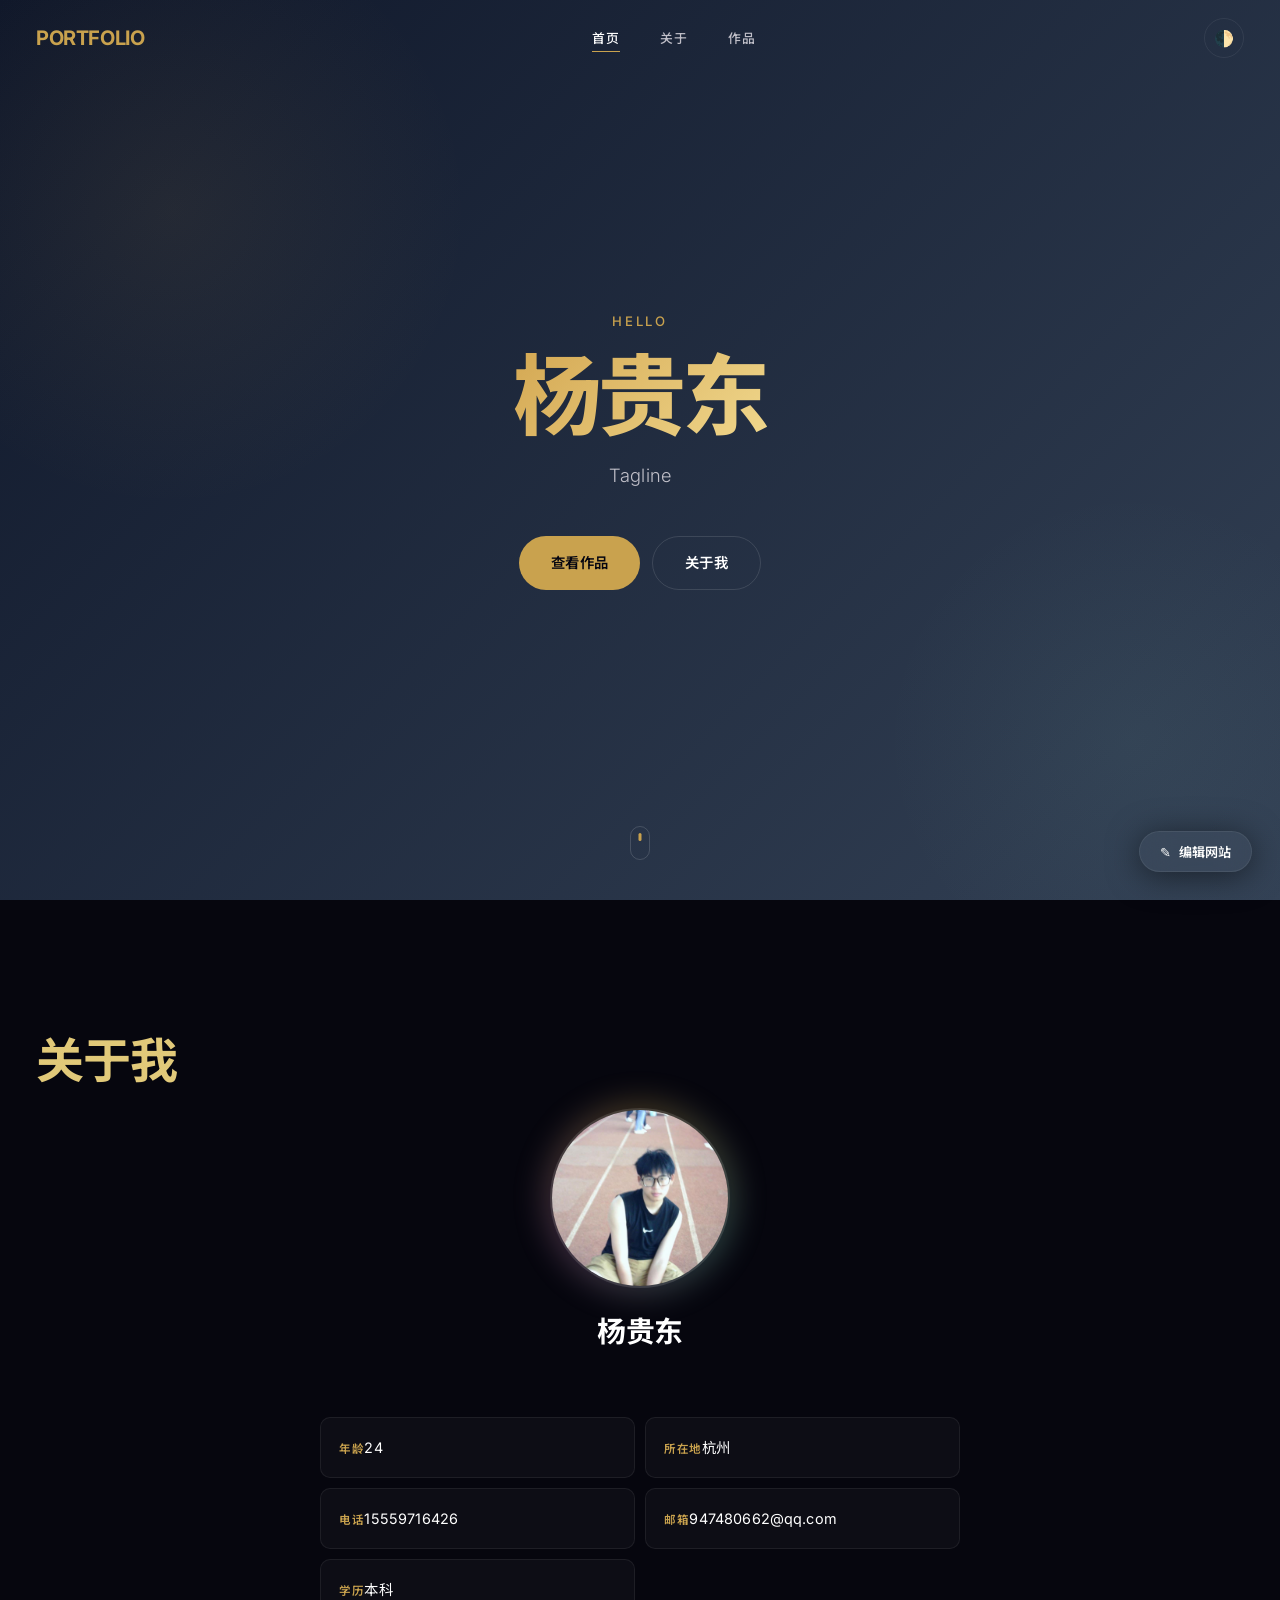
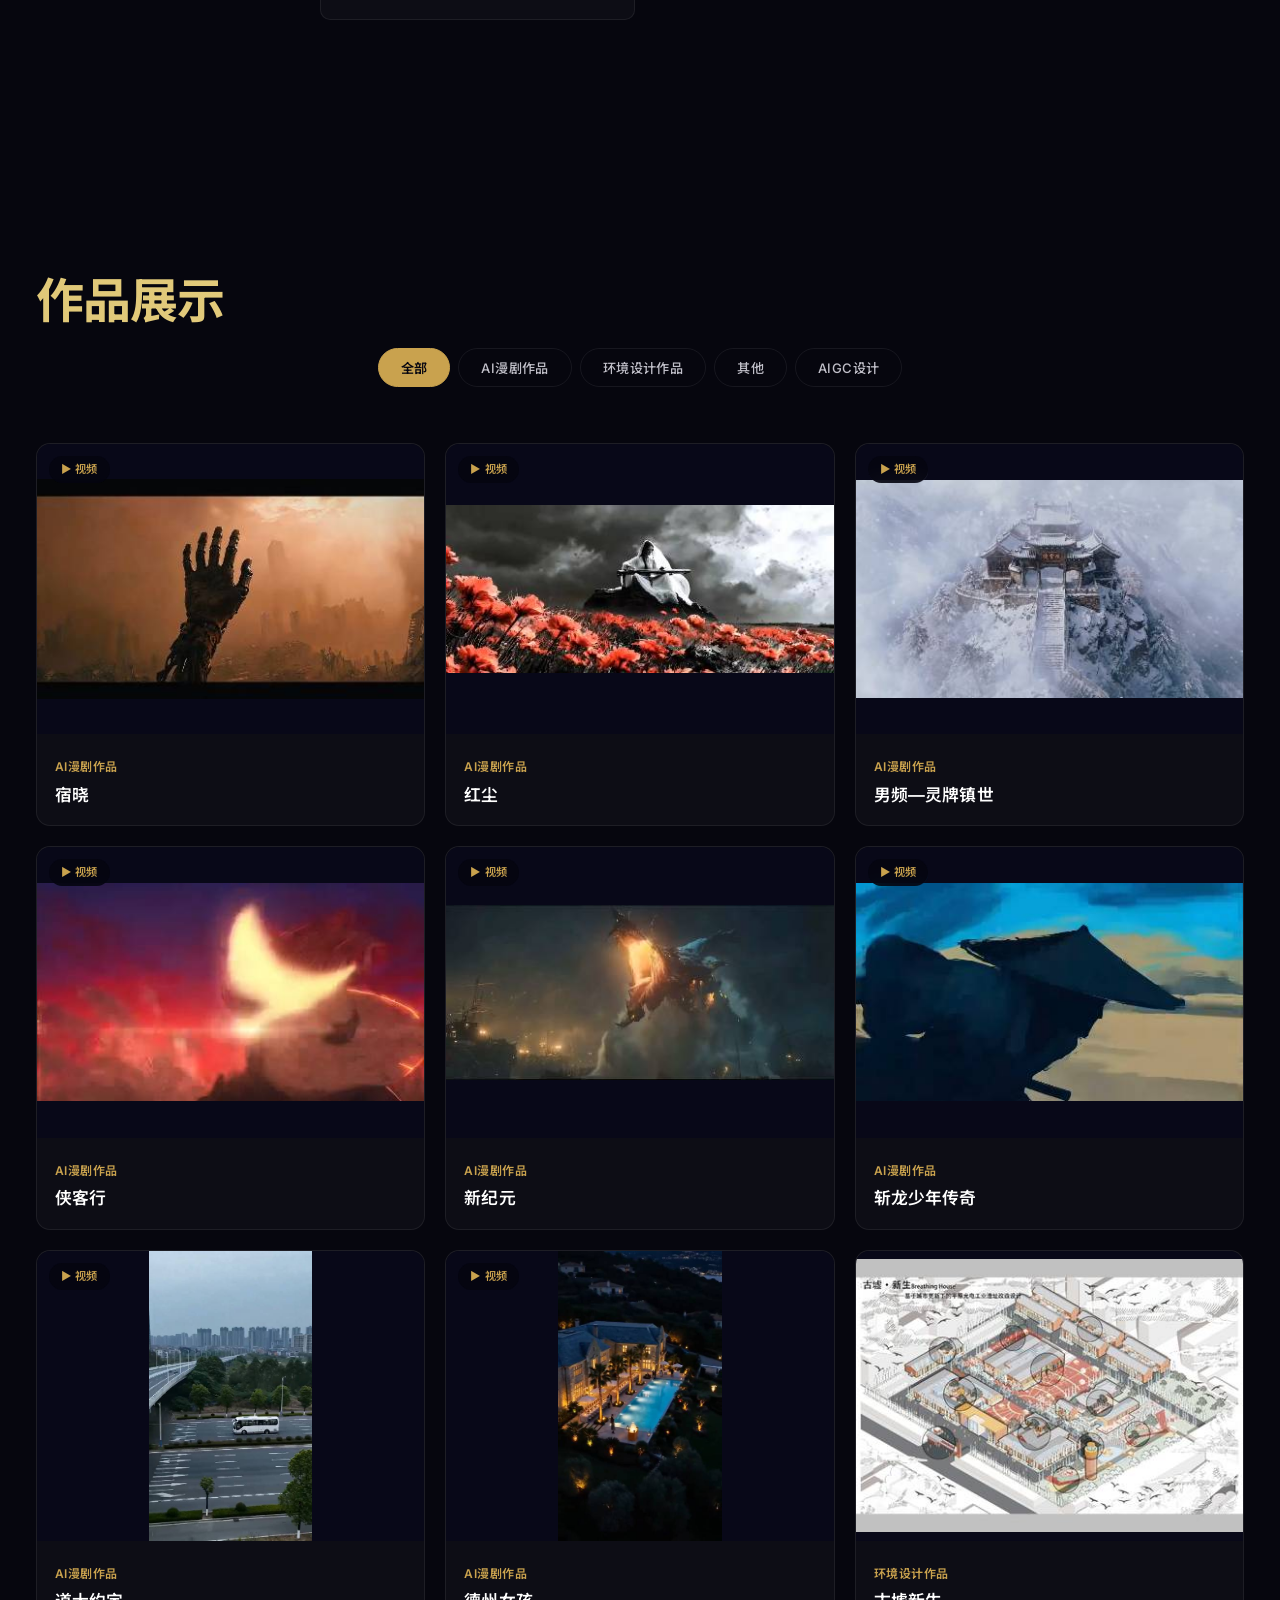
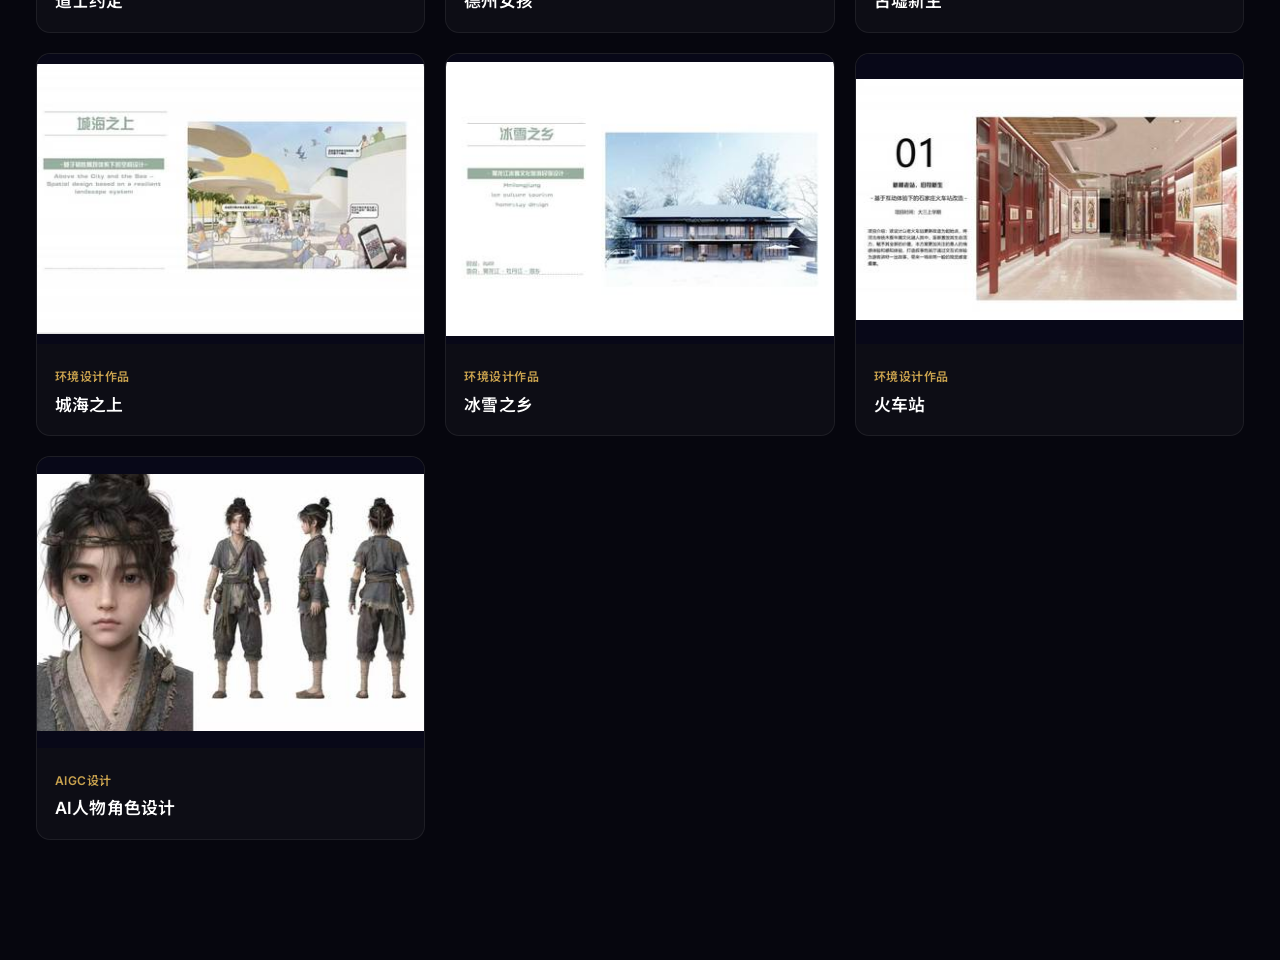
<file: index.html>
<!DOCTYPE html>
<html lang="zh-CN" data-theme="dark">
<head>
  <meta charset="UTF-8">
  <meta name="viewport" content="width=device-width, initial-scale=1.0">
  <title>作品集</title>
  <link rel="stylesheet" href="css/style.css">
</head>
<body>

  <!-- 导航栏 -->
  <nav class="navbar" id="navbar">
    <div class="nav-container">
      <a href="#home" class="nav-logo" id="navLogo">PORTFOLIO</a>
      <ul class="nav-links" id="navLinks">
        <li><a href="#home" class="active">首页</a></li>
        <li><a href="#about">关于</a></li>
        <li><a href="#works">作品</a></li>
      </ul>
      <button class="theme-btn" id="themeBtn" title="切换深色/浅色模式">🌓</button>
      <button class="nav-toggle" id="navToggle"><span></span><span></span><span></span></button>
    </div>
  </nav>

  <!-- 首页 -->
  <section class="hero" id="home">
    <div class="hero-bg">
      <div class="hero-bg-shape"></div>
      <div class="hero-bg-shape"></div>
      <div class="hero-bg-shape"></div>
    </div>
    <div class="hero-content">
      <p class="hero-greet" id="heroGreet">Hello, 我是</p>
      <h1 class="hero-name" id="heroName">张三</h1>
      <p class="hero-tagline" id="heroTagline">视觉设计师 / 插画师</p>
      <div class="hero-btns">
        <a href="#works" class="btn btn-a">查看作品</a>
        <a href="#about" class="btn btn-b">关于我</a>
      </div>
    </div>
    <div class="hero-scroll"><span></span></div>
  </section>

  <!-- 关于我 -->
  <section class="section" id="about">
    <div class="container">
      <h2 class="section-title" data-reveal>关于我</h2>
      <div class="about-grid" data-reveal>
        <div class="about-avatar-wrap"><img class="about-avatar" id="aboutAvatar" src="" alt="头像"></div>
        <div class="about-text">
          <h3 id="aboutName">张三</h3>
          <p class="tagline" id="aboutTagline">视觉设计师 / 插画师</p>
          <div class="bio" id="aboutBio"></div>
        </div>
        <div class="about-philosophy" id="aboutPhilosophy"></div>
      </div>
    </div>
  </section>

  <!-- 作品展示 -->
  <section class="section" id="works">
    <div class="container">
      <h2 class="section-title" data-reveal>作品展示</h2>
      <div class="filter-bar" id="filterBar" data-reveal></div>
      <div class="works-grid" id="worksGrid"></div>
    </div>
  </section>

  <!-- 作品详情弹窗 -->
  <div class="modal-overlay" id="modalOverlay">
    <div class="modal" id="modal"></div>
  </div>

  <!-- Toast -->
  <div class="toast-container" id="toastContainer"></div>

  <canvas id="particles"></canvas>
  <script src="js/app.js"></script>
  <script>
    // ===== 粒子动效（增强版） =====
    const pCanvas = document.getElementById('particles'), pCtx = pCanvas.getContext('2d');
    let pArr = [], pMouse = { x: -2000, y: -2000 }, pFinger = null;
    function pResize() { pCanvas.width = window.innerWidth; pCanvas.height = window.innerHeight; }
    pResize(); window.addEventListener('resize', pResize);
    const PARTICLE_COUNT = 120;
    const colors = ['#d4a853','#f0d78c','#8bcfc0','#c47eb6','#e8a87c','#7eb8da'];
    for (let i = 0; i < PARTICLE_COUNT; i++) pArr.push({ x: Math.random()*pCanvas.width, y: Math.random()*pCanvas.height, vx: (Math.random()-.5)*.4, vy: (Math.random()-.5)*.4, r: Math.random()*2+.4, o: Math.random()*.5+.15, c: colors[Math.floor(Math.random()*colors.length)] });
    document.addEventListener('mousemove', e => { pMouse.x = e.clientX; pMouse.y = e.clientY; });
    document.addEventListener('touchmove', e => { if (e.touches.length) { pFinger = { x: e.touches[0].clientX, y: e.touches[0].clientY }; pMouse.x = e.touches[0].clientX; pMouse.y = e.touches[0].clientY; } }, {passive:true});
    document.addEventListener('touchend', () => { pFinger = null; });
    function pDraw() {
      pCtx.clearRect(0, 0, pCanvas.width, pCanvas.height);
      const target = pFinger || pMouse;
      pArr.forEach(p => {
        p.x += p.vx; p.y += p.vy;
        if (p.x < 0) p.x = pCanvas.width; if (p.x > pCanvas.width) p.x = 0;
        if (p.y < 0) p.y = pCanvas.height; if (p.y > pCanvas.height) p.y = 0;
        // 绘制粒子（带发光）
        const glow = pCtx.createRadialGradient(p.x,p.y,0,p.x,p.y,p.r*4);
        glow.addColorStop(0, p.c.replace(')',',.6)').replace('rgb','rgba'));
        glow.addColorStop(1, 'transparent');
        pCtx.beginPath(); pCtx.arc(p.x, p.y, p.r*4, 0, Math.PI*2);
        pCtx.fillStyle = glow; pCtx.fill();
        pCtx.beginPath(); pCtx.arc(p.x, p.y, p.r, 0, Math.PI*2);
        pCtx.fillStyle = p.c; pCtx.fill();
        // 连线（更密更亮）
        pArr.forEach(q => {
          const d = Math.hypot(p.x-q.x, p.y-q.y);
          if (d < 160) { pCtx.beginPath(); pCtx.moveTo(p.x,p.y); pCtx.lineTo(q.x,q.y); pCtx.strokeStyle = `rgba(255,255,255,${.04*(1-d/160)})`; pCtx.lineWidth = .5; pCtx.stroke(); }
        });
        // 鼠标/手指强烈吸引
        const md = Math.hypot(p.x-target.x, p.y-target.y);
        if (md < 250) { const force = (1-md/250)*.008; p.vx += (target.x-p.x)*force; p.vy += (target.y-p.y)*force; p.vx *= .99; p.vy *= .99; }
        // 限速
        const speed = Math.hypot(p.vx, p.vy);
        if (speed > 2) { p.vx *= 2/speed; p.vy *= 2/speed; }
      });
      requestAnimationFrame(pDraw);
    }
    pDraw();
  </script>
</body>
</html>
</file>
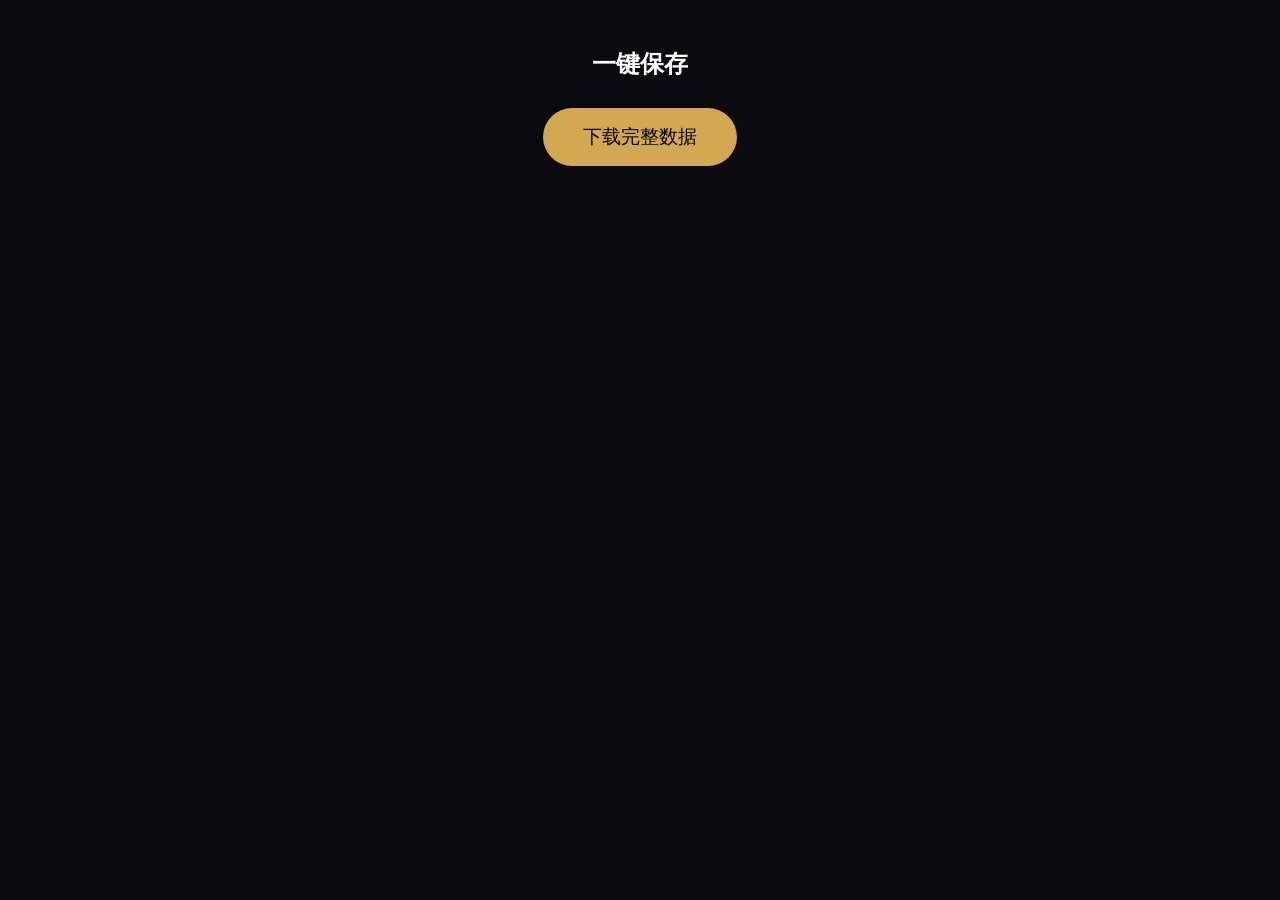
<file: save.html>
<!DOCTYPE html>
<html><head><meta charset="UTF-8"><title>Save</title>
<style>body{background:#0a0a0f;color:#fff;font-family:sans-serif;padding:20px;text-align:center}
button{padding:16px 40px;background:#d4a853;color:#000;border:none;border-radius:30px;font-size:1.2rem;cursor:pointer;margin:8px}
#info{margin:20px;color:#aaa;font-size:.9rem}</style></head>
<body>
<h2>一键保存</h2>
<div id="info"></div>
<button onclick="go()">下载完整数据</button>
<script>
async function go(){
  const info=document.getElementById('info');
  info.textContent='读取中...';
  const d=localStorage.getItem('portfolio_data');
  if(!d){info.textContent='无数据!';return}
  const data=JSON.parse(d);
  info.textContent='找到 '+data.works.length+' 个作品，下载中...';
  const blob=new Blob([d],{type:'application/json'});
  const a=document.createElement('a');
  a.href=URL.createObjectURL(blob);a.download='data.json';a.click();
  info.textContent='data.json 已下载！放到 d:/Python/portfolio/ 覆盖原文件';
}
</script>
</body></html>
</file>
<file: css/style.css>
/* ============================================================
   PORTFOLIO — Premium Design System
   ============================================================ */
@import url('https://fonts.googleapis.com/css2?family=Inter:wght@300;400;500;600;700;800&family=Noto+Sans+SC:wght@300;400;500;700&display=swap');

:root {
  --bg: #06060e;
  --bg2: #0e0e1a;
  --surface: rgba(255,255,255,.03);
  --surface2: rgba(255,255,255,.06);
  --text: #ffffff;
  --text2: #c0bfc8;
  --text3: #787882;
  --accent: #c9a24e;
  --accent2: #7ec8b8;
  --accent3: #c080b0;
  --border: rgba(255,255,255,.07);
  --border2: rgba(255,255,255,.12);
  --radius: 14px;
  --radius-sm: 10px;
  --nav-h: 76px;
  --max-w: 1280px;
  --font: 'Inter', 'Noto Sans SC', system-ui, sans-serif;
  --shadow: 0 2px 16px rgba(0,0,0,.3);
  --shadow-lg: 0 4px 32px rgba(0,0,0,.5);
}

*, *::before, *::after { box-sizing: border-box; margin: 0; padding: 0; }
html { scroll-behavior: smooth; }
body { font-family: var(--font); font-size: 16px; line-height: 1.7; color: var(--text); background: var(--bg); overflow-x: hidden; -webkit-font-smoothing: antialiased; letter-spacing: .01em; }
a { color: inherit; text-decoration: none; }
img { max-width: 100%; display: block; }

.container { width: 100%; max-width: var(--max-w); margin: 0 auto; padding: 0 36px; }
@media (max-width: 767px) { .container { padding: 0 20px; } }
.section, .hero, .navbar, .footer { position: relative; z-index: 2; }
.section { padding: 120px 0; }
@media (max-width: 767px) { .section { padding: 72px 0; } }
.section-title { font-size: clamp(2rem, 4.5vw, 3rem); font-weight: 700; letter-spacing: -.02em; margin-bottom: 6px; background: linear-gradient(135deg, #e0c878, #f0d78c, #8bcfc0); background-size: 300% 300%; -webkit-background-clip: text; -webkit-text-fill-color: transparent; background-clip: text; animation: gradientShift 8s ease infinite; }
.section-subtitle { font-size: 1rem; color: var(--text2); font-weight: 400; }

/* ===== Particle Canvas ===== */
#particles { position: fixed; inset: 0; z-index: 1; pointer-events: none; opacity: .15; }

/* ===== Nav ===== */
.navbar { position: fixed; top: 0; left: 0; right: 0; z-index: 100; height: var(--nav-h); display: flex; align-items: center; transition: all .5s cubic-bezier(.4,0,.2,1); }
.navbar.scrolled { background: rgba(5,5,16,.88); backdrop-filter: blur(24px); -webkit-backdrop-filter: blur(24px); border-bottom: 1px solid var(--border); }
.nav-container { width: 100%; max-width: var(--max-w); margin: 0 auto; padding: 0 36px; display: flex; align-items: center; justify-content: space-between; }
.nav-logo { font-size: 1.25rem; font-weight: 700; letter-spacing: -.02em; color: var(--accent); }
.nav-links { display: flex; list-style: none; gap: 40px; align-items: center; }
.nav-links a { font-size: .8rem; font-weight: 500; color: var(--text2); letter-spacing: .08em; text-transform: uppercase; position: relative; padding: 6px 0; transition: color .3s; }
.nav-links a::after { content: ''; position: absolute; bottom: 0; left: 0; width: 0; height: 1px; background: var(--accent); transition: width .4s cubic-bezier(.4,0,.2,1); }
.nav-links a:hover, .nav-links a.active { color: var(--text); }
.nav-links a:hover::after, .nav-links a.active::after { width: 100%; }

.theme-btn { width: 40px; height: 40px; border: 1px solid var(--border); border-radius: 50%; background: transparent; cursor: pointer; font-size: 1rem; display: flex; align-items: center; justify-content: center; transition: all .3s; }
.theme-btn:hover { border-color: var(--accent); background: rgba(212,168,83,.06); }

.nav-toggle { display: none; flex-direction: column; gap: 5px; background: none; border: none; cursor: pointer; z-index: 101; }
.nav-toggle span { width: 22px; height: 1.5px; background: var(--text); transition: .3s; }
.nav-toggle.open span:nth-child(1) { transform: rotate(45deg) translate(5px,5px); }
.nav-toggle.open span:nth-child(2) { opacity: 0; }
.nav-toggle.open span:nth-child(3) { transform: rotate(-45deg) translate(5px,-5px); }

@media (max-width: 767px) {
  .nav-links { position: fixed; inset: 0; background: rgba(5,5,16,.98); backdrop-filter: blur(30px); flex-direction: column; justify-content: center; gap: 32px; opacity: 0; pointer-events: none; transition: opacity .4s; }
  .nav-links.open { opacity: 1; pointer-events: auto; }
  .nav-links a { font-size: 1.2rem; }
  .nav-toggle { display: flex; }
}

/* ===== Hero ===== */
.hero { min-height: 100vh; display: flex; align-items: center; justify-content: center; position: relative; overflow: hidden; }
.hero::before { content: ''; position: absolute; width: 600px; height: 600px; border-radius: 50%; background: radial-gradient(circle, rgba(212,168,83,.08) 0%, transparent 70%); top: -10%; left: -10%; animation: orbFloat 15s ease-in-out infinite; }
.hero::after { content: ''; position: absolute; width: 500px; height: 500px; border-radius: 50%; background: radial-gradient(circle, rgba(139,207,192,.06) 0%, transparent 70%); bottom: -10%; right: -8%; animation: orbFloat 18s ease-in-out infinite reverse; }
@keyframes orbFloat { 0%,100% { transform: translate(0,0); } 33% { transform: translate(40px,-30px); } 66% { transform: translate(-20px,20px); } }
.hero-bg { position: absolute; inset: 0; }
.hero-bg-shape { display: none; }
.hero-content { position: relative; z-index: 2; text-align: center; max-width: 750px; padding: 32px; }
.hero-greet { font-size: .82rem; font-weight: 500; letter-spacing: .2em; text-transform: uppercase; color: var(--accent); margin-bottom: 20px; animation: fadeUp .8s ease both; }
.hero-name { font-size: clamp(3rem, 8vw, 5.5rem); font-weight: 800; letter-spacing: -.04em; line-height: 1; margin-bottom: 20px; animation: fadeUp .8s .1s ease both; background: linear-gradient(135deg, #d4a853, #f0d78c, #8bcfc0, #c47eb6, #d4a853); background-size: 400% 400%; -webkit-background-clip: text; -webkit-text-fill-color: transparent; background-clip: text; animation: fadeUp .8s .1s ease both, gradientShift 6s ease infinite; }
@keyframes gradientShift { 0%,100% { background-position: 0% 50%; } 50% { background-position: 100% 50%; } }
.hero-tagline { font-size: 1.15rem; color: var(--text2); font-weight: 300; max-width: 460px; margin: 0 auto 44px; animation: fadeUp .8s .2s ease both; }
.hero-btns { display: flex; gap: 12px; justify-content: center; animation: fadeUp .8s .3s ease both; }
.hero .btn { display: inline-flex; align-items: center; gap: 8px; padding: 14px 32px; border-radius: 60px; font-weight: 600; font-size: .9rem; transition: all .35s; letter-spacing: .02em; }
.hero .btn-a { background: var(--accent); color: #050510; }
.hero .btn-a:hover { transform: translateY(-2px); box-shadow: 0 6px 24px rgba(212,168,83,.3); }
.hero .btn-b { border: 1px solid var(--border2); color: var(--text); }
.hero .btn-b:hover { border-color: var(--accent); background: rgba(212,168,83,.05); }
.hero-scroll { position: absolute; bottom: 40px; left: 50%; transform: translateX(-50%); z-index: 2; }
.hero-scroll span { display: block; width: 20px; height: 34px; border: 1.5px solid rgba(255,255,255,.15); border-radius: 10px; position: relative; }
.hero-scroll span::after { content: ''; position: absolute; top: 6px; left: 50%; transform: translateX(-50%); width: 3px; height: 8px; background: var(--accent); border-radius: 2px; animation: scrollDot 1.6s ease infinite; }

@keyframes fadeUp { from { opacity: 0; transform: translateY(28px); } to { opacity: 1; transform: translateY(0); } }
@keyframes scrollDot { 0% { top: 6px; opacity: 1; } 100% { top: 20px; opacity: 0; } }

/* ===== Filter ===== */
.filter-bar { display: flex; gap: 8px; flex-wrap: wrap; justify-content: center; margin-bottom: 56px; }
.filter-btn { padding: 9px 22px; border: 1px solid var(--border); border-radius: 60px; background: transparent; color: var(--text2); font-size: .82rem; font-weight: 500; cursor: pointer; transition: all .3s; font-family: var(--font); letter-spacing: .03em; }
.filter-btn:hover { border-color: var(--accent); color: var(--accent); }
.filter-btn.active { background: var(--accent); color: #050510; border-color: var(--accent); font-weight: 600; }

/* ===== Works Grid ===== */
.works-grid { display: grid; grid-template-columns: 1fr; gap: 20px; }
@media (min-width: 640px) { .works-grid { grid-template-columns: repeat(2, 1fr); } }
@media (min-width: 1024px) { .works-grid { grid-template-columns: repeat(3, 1fr); } }

.work-card { position: relative; border-radius: var(--radius); overflow: hidden; background: var(--surface); border: 1px solid var(--border); cursor: pointer; transition: all .45s cubic-bezier(.25,.1,.25,1); }
.work-card:hover { border-color: var(--accent); transform: translateY(-6px); box-shadow: 0 8px 32px rgba(0,0,0,.4); }
.work-card-img-wrap { overflow: hidden; position: relative; }
.work-card-img { width: 100%; aspect-ratio: 4/3; object-fit: contain; background: #080818; transition: transform .7s cubic-bezier(.25,.1,.25,1); }
.work-card:hover .work-card-img { transform: scale(1.04); }
.work-card-img-wrap::after { content: ''; position: absolute; inset: 0; background: linear-gradient(to top, rgba(5,5,16,.7) 0%, transparent 45%); opacity: 0; transition: opacity .4s; }
.work-card:hover .work-card-img-wrap::after { opacity: 1; }
.work-card-body { padding: 18px; position: relative; z-index: 1; }
.work-card-cat { display: inline-block; font-size: .75rem; font-weight: 600; color: var(--accent); margin-bottom: 6px; letter-spacing: .04em; }
.work-card-title { font-size: 1.05rem; font-weight: 600; color: var(--text); line-height: 1.4; }
.work-card-badge { position: absolute; top: 12px; left: 12px; z-index: 3; background: rgba(5,5,16,.85); color: var(--accent); border-radius: 20px; padding: 4px 12px; font-size: .7rem; font-weight: 600; backdrop-filter: blur(8px); }

/* ===== Detail Modal ===== */
.modal-overlay { position: fixed; inset: 0; z-index: 200; background: rgba(3,3,10,.96); backdrop-filter: blur(4px); display: flex; align-items: center; justify-content: center; opacity: 0; pointer-events: none; transition: opacity .4s; }
.modal-overlay.open { opacity: 1; pointer-events: auto; }
.modal { width: 100%; height: 100vh; overflow-y: auto; position: relative; padding: 68px 0 90px; }
.modal-close { position: fixed; top: 24px; right: 24px; width: 46px; height: 46px; border-radius: 50%; border: 1px solid var(--border2); background: rgba(5,5,16,.6); font-size: 1.3rem; cursor: pointer; z-index: 10; color: var(--text); display: flex; align-items: center; justify-content: center; backdrop-filter: blur(16px); transition: all .3s; }
.modal-close:hover { border-color: var(--accent); color: var(--accent); }
.modal-scroll { display: flex; flex-direction: column; align-items: center; gap: 20px; padding: 0 40px; }
.modal-scroll img { max-width: 85vw; max-height: 80vh; width: auto; border-radius: var(--radius); box-shadow: 0 4px 40px rgba(0,0,0,.4); object-fit: contain; cursor: zoom-in; }
.modal-scroll video { max-width: 85vw; max-height: 80vh; border-radius: var(--radius); box-shadow: 0 4px 40px rgba(0,0,0,.5); outline: none; }
.modal-body { text-align: center; padding: 28px 40px 0; color: var(--text); }
.modal-body h2 { font-size: 1.8rem; font-weight: 700; margin-bottom: 6px; letter-spacing: -.02em; }
.modal-body .meta { font-size: .85rem; color: var(--text3); display: flex; gap: 20px; flex-wrap: wrap; justify-content: center; margin-top: 8px; }

@media (max-width: 767px) {
  .modal-scroll { padding: 0 12px; gap: 14px; }
  .modal-scroll img, .modal-scroll video { max-width: 96vw; max-height: 75vh; }
  .modal-body h2 { font-size: 1.4rem; }
}

/* ===== About ===== */
.about-grid { display: flex; flex-direction: column; align-items: center; text-align: center; gap: 20px; max-width: 640px; margin: 0 auto; }
.about-avatar-wrap { position: relative; display: inline-block; }
.about-avatar { width: 180px; height: 180px; border-radius: 50%; object-fit: cover; border: 2px solid var(--border2); }
.about-avatar-wrap::after { content: ''; position: absolute; inset: -6px; border-radius: 50%; background: conic-gradient(var(--accent), var(--accent2), var(--accent3), var(--accent)); z-index: -1; opacity: .3; filter: blur(16px); }
.about-text h3 { font-size: 1.8rem; font-weight: 700; margin-bottom: 4px; letter-spacing: -.02em; }
.about-text .tagline { font-size: 1rem; color: var(--accent); font-weight: 500; margin-bottom: 16px; }
.about-text .bio { color: var(--text2); line-height: 1.8; font-size: .95rem; white-space: pre-wrap; }
.about-philosophy { width: 100%; margin-top: 24px; }
.info-cards { display: grid; grid-template-columns: repeat(2, 1fr); gap: 10px; text-align: left; }
@media (max-width: 640px) { .info-cards { grid-template-columns: 1fr; } }
.info-card { padding: 16px 18px; background: var(--surface); border: 1px solid var(--border); border-radius: var(--radius-sm); transition: all .3s; }
.info-card:hover { border-color: var(--accent); background: rgba(212,168,83,.03); }
.info-card-label { font-size: .72rem; font-weight: 600; color: var(--accent); letter-spacing: .06em; text-transform: uppercase; margin-bottom: 4px; }
.info-card-text { font-size: .9rem; color: var(--text); font-weight: 400; line-height: 1.6; }

/* ===== Footer ===== */
.footer { display: none; }

/* ===== Toast ===== */
.toast-container { position: fixed; bottom: 28px; right: 28px; z-index: 300; display: flex; flex-direction: column; pointer-events: none; }
.toast { padding: 12px 22px; background: var(--surface); border: 1px solid var(--border); border-radius: 60px; box-shadow: var(--shadow-lg); font-size: .85rem; margin-top: 8px; animation: fadeUp .4s ease; pointer-events: auto; backdrop-filter: blur(20px); }
.toast.success { border-color: rgba(139,207,192,.5); }
.toast.error { border-color: rgba(248,113,113,.5); }

/* ===== Reveal ===== */
[data-reveal] { opacity: 0; transform: translateY(30px); transition: opacity .8s cubic-bezier(.25,.1,.25,1), transform .8s cubic-bezier(.25,.1,.25,1); }
[data-reveal].revealed { opacity: 1; transform: translateY(0); }
[data-reveal-delay="100"] { transition-delay: .1s; }
[data-reveal-delay="200"] { transition-delay: .2s; }
[data-reveal-delay="300"] { transition-delay: .3s; }
[data-reveal-delay="400"] { transition-delay: .4s; }

/* ===== Theme Transition ===== */
html.theme-trans *, html.theme-trans *::before, html.theme-trans *::after { transition: background-color .4s, color .4s, border-color .4s, box-shadow .4s !important; }

/* ===== Edit Mode ===== */
.edit-entry { position: fixed; bottom: 28px; right: 28px; z-index: 150; display: flex; align-items: center; gap: 8px; padding: 10px 20px; border: 1px solid var(--border); border-radius: 60px; background: var(--surface); backdrop-filter: blur(16px); box-shadow: var(--shadow-lg); cursor: pointer; font-size: .82rem; font-weight: 600; font-family: var(--font); color: var(--text); transition: all .3s; }
.edit-entry:hover { border-color: var(--accent); }
body.editing .edit-entry { background: var(--accent); color: #050510; border-color: var(--accent); }
.edit-indicator { display: none; position: fixed; top: 0; left: 0; right: 0; z-index: 200; background: var(--accent); color: #050510; text-align: center; padding: 6px 16px; font-size: .75rem; font-weight: 600; letter-spacing: .03em; }
body.editing .edit-indicator { display: block; }
.edit-toolbar { display: none; position: fixed; bottom: 0; left: 0; right: 0; z-index: 149; background: rgba(5,5,16,.96); border-top: 1px solid var(--accent); padding: 12px 24px; backdrop-filter: blur(20px); }
body.editing .edit-toolbar { display: flex; align-items: center; gap: 8px; justify-content: center; flex-wrap: wrap; }
body.editing { padding-bottom: 76px; }
.edit-toolbar button { padding: 7px 16px; border-radius: 60px; border: 1px solid var(--border); background: transparent; cursor: pointer; font-size: .76rem; font-family: var(--font); color: var(--text2); transition: .3s; white-space: nowrap; }
.edit-toolbar button:hover { border-color: var(--accent); color: var(--accent); }
.edit-toolbar .et-primary { background: var(--accent); color: #050510; border-color: var(--accent); }
.edit-toolbar .et-danger { color: #f87171; border-color: rgba(248,113,113,.3); }
.edit-toolbar .et-divider { width: 1px; height: 16px; background: var(--border); }

body.editing [contenteditable="true"] { outline: 1.5px dashed var(--accent); outline-offset: 4px; border-radius: 4px; padding: 3px 6px; cursor: text; transition: .2s; white-space: pre-wrap; word-wrap: break-word; }
body.editing [contenteditable="true"]:focus { outline-style: solid; background: rgba(212,168,83,.06); }

body.editing .work-card-actions { display: flex !important; }
.work-card-actions { display: none !important; position: absolute; top: 10px; right: 10px; gap: 6px; z-index: 5; }
.work-card-actions button { width: 30px; height: 30px; border-radius: 50%; border: none; cursor: pointer; font-size: .8rem; display: flex; align-items: center; justify-content: center; color: #fff; transition: .2s; }
.work-card-actions .del { background: rgba(248,113,113,.85); }
.work-card-actions .edit { background: rgba(212,168,83,.85); }

body.editing .section-edit-btn { display: inline-flex !important; align-items: center; gap: 4px; }
.section-edit-btn { display: none; position: absolute; top: 14px; right: 14px; z-index: 5; padding: 5px 14px; border-radius: 60px; border: 1px solid var(--accent); background: var(--surface); color: var(--accent); cursor: pointer; font-size: .7rem; font-weight: 600; font-family: var(--font); transition: .2s; }
.section-edit-btn:hover { background: var(--accent); color: #050510; }

/* ===== Edit Modal ===== */
.edit-modal { position: fixed; inset: 0; z-index: 300; background: rgba(3,3,10,.8); backdrop-filter: blur(6px); display: flex; align-items: center; justify-content: center; animation: fadeIn .2s ease; }
@keyframes fadeIn { from { opacity: 0; } to { opacity: 1; } }
.edit-modal-content { background: var(--bg2); border: 1px solid var(--border); border-radius: var(--radius); padding: 30px; max-width: 540px; width: 95%; max-height: 85vh; overflow-y: auto; }
.edit-modal-content h3 { font-size: 1.1rem; font-weight: 700; margin-bottom: 20px; }
.edit-modal-content .form-group { margin-bottom: 14px; }
.edit-modal-content label { display: block; font-size: .78rem; font-weight: 600; margin-bottom: 4px; color: var(--text); letter-spacing: .04em; }
.edit-modal-content input, .edit-modal-content textarea, .edit-modal-content select { width: 100%; padding: 10px 14px; border: 1px solid var(--border); border-radius: 8px; font-family: var(--font); font-size: .88rem; background: var(--bg); color: var(--text); outline: none; transition: .2s; }
.edit-modal-content input:focus, .edit-modal-content textarea:focus { border-color: var(--accent); box-shadow: 0 0 0 3px rgba(212,168,83,.08); }
.edit-modal-content textarea { min-height: 80px; resize: vertical; }
.edit-modal-actions { display: flex; gap: 8px; justify-content: flex-end; margin-top: 24px; }
.edit-modal-actions button { padding: 9px 24px; border-radius: 60px; border: 1px solid var(--border); cursor: pointer; font-size: .85rem; font-weight: 500; font-family: var(--font); transition: .2s; }
.edit-modal-actions .btn-cancel { background: transparent; color: var(--text2); }
.edit-modal-actions .btn-save { background: var(--accent); color: #050510; border-color: var(--accent); font-weight: 600; }
.img-upload { border: 1.5px dashed var(--border); border-radius: 10px; padding: 24px; text-align: center; cursor: pointer; color: var(--text3); font-size: .82rem; transition: .3s; background: var(--bg); }
.img-upload:hover { border-color: var(--accent); color: var(--accent); }
.img-preview { width: 100%; max-height: 140px; object-fit: cover; border-radius: 6px; margin-top: 8px; }

@media (max-width: 767px) {
  .edit-entry, .edit-toolbar, .edit-indicator { display: none !important; }
  body.editing .edit-entry, body.editing .edit-toolbar, body.editing .edit-indicator { display: none !important; }
}
</file>
